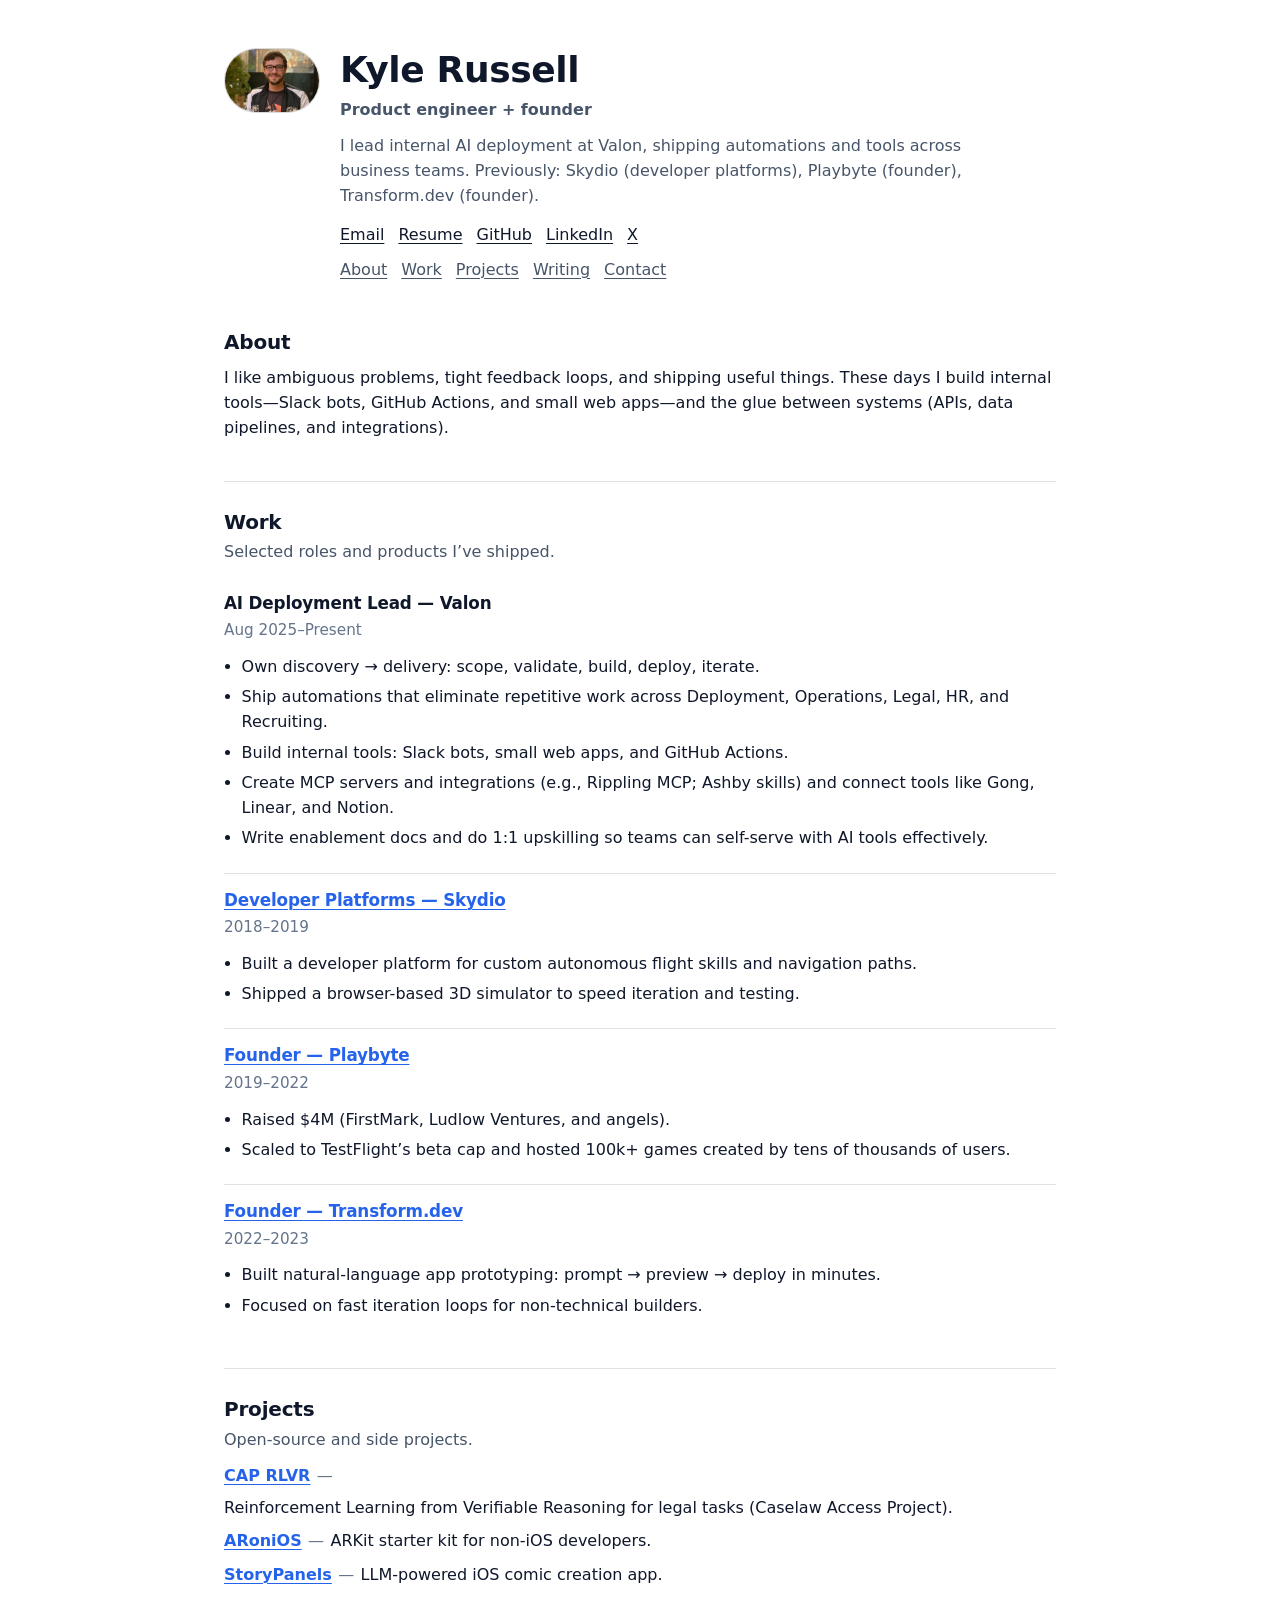
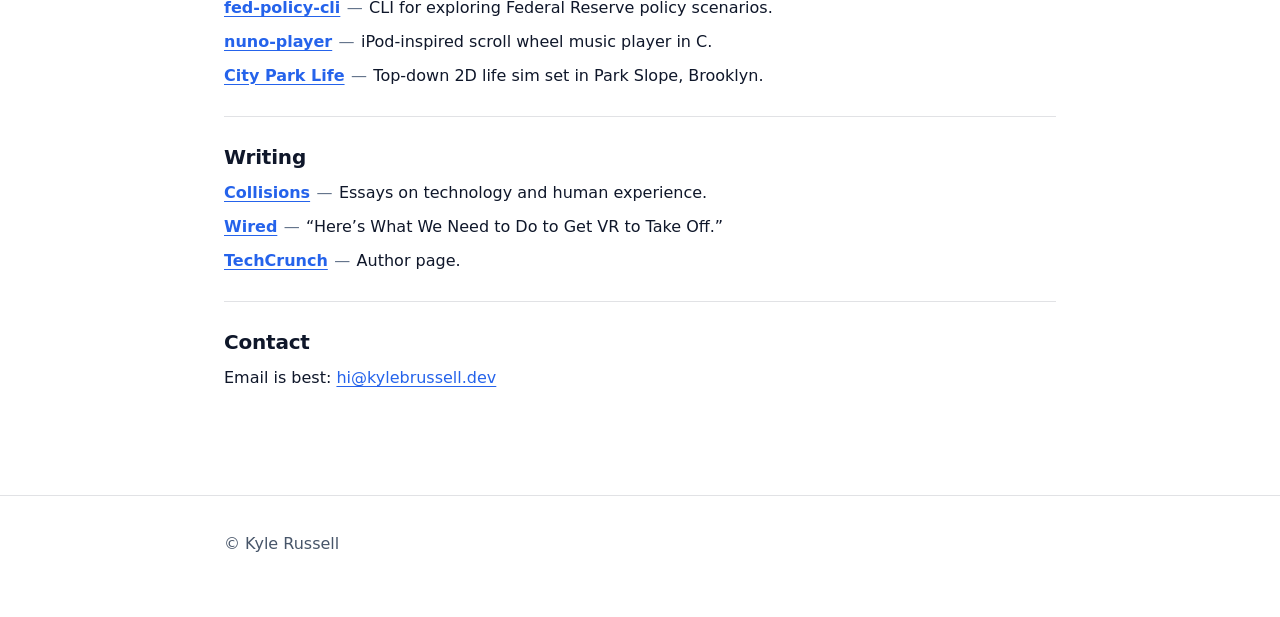
<file: index.html>
<!DOCTYPE html>
<html lang="en">
<head>
    <meta charset="UTF-8">
    <meta name="viewport" content="width=device-width, initial-scale=1.0">
    <title>Kyle Russell — Product engineer + founder</title>
    <meta name="description" content="Kyle Russell is a product engineer and founder leading internal AI deployment at Valon.">
    <link rel="canonical" href="https://kylebrussell.dev/">

    <meta property="og:title" content="Kyle Russell — Product engineer + founder">
    <meta property="og:description" content="I lead internal AI deployment at Valon, shipping automations and tools across business teams.">
    <meta property="og:type" content="website">
    <meta property="og:url" content="https://kylebrussell.dev/">
    <meta property="og:image" content="https://kylebrussell.dev/kyle-2019.jpeg">

    <meta name="twitter:card" content="summary_large_image">
    <meta name="twitter:title" content="Kyle Russell — Product engineer + founder">
    <meta name="twitter:description" content="I lead internal AI deployment at Valon, shipping automations and tools across business teams.">
    <meta name="twitter:image" content="https://kylebrussell.dev/kyle-2019.jpeg">

    <link rel="stylesheet" href="styles.css">
</head>
<body>
    <a class="skip-link" href="#content">Skip to content</a>

    <header class="header">
        <div class="container">
            <div class="hero">
                <img
                    class="avatar"
                    src="kyle-2019.jpeg"
                    alt="Kyle Russell"
                    width="96"
                    height="96"
                    loading="eager"
                >
                <div class="hero-text">
                    <h1>Kyle Russell</h1>
                    <p class="subtitle">Product engineer + founder</p>
                    <p class="lead">
                        I lead internal AI deployment at Valon, shipping automations and tools across business teams.
                        Previously: Skydio (developer platforms), Playbyte (founder), Transform.dev (founder).
                    </p>
                    <nav class="links" aria-label="Primary">
                        <a href="mailto:hi@kylebrussell.dev">Email</a>
                        <a href="resume.html">Resume</a>
                        <a href="https://github.com/kylebrussell" target="_blank" rel="noopener noreferrer">GitHub</a>
                        <a href="https://www.linkedin.com/in/kyle-russell-32a49668/" target="_blank" rel="noopener noreferrer">LinkedIn</a>
                        <a href="https://x.com/kylebrussell" target="_blank" rel="noopener noreferrer">X</a>
                    </nav>
                    <nav class="toc" aria-label="Sections">
                        <a href="#about">About</a>
                        <a href="#work">Work</a>
                        <a href="#projects">Projects</a>
                        <a href="#writing">Writing</a>
                        <a href="#contact">Contact</a>
                    </nav>
                </div>
            </div>
        </div>
    </header>

    <main id="content" class="main">
        <div class="container">
            <section id="about" class="section">
                <h2>About</h2>
                <p>
                    I like ambiguous problems, tight feedback loops, and shipping useful things. These days I build internal tools—Slack bots,
                    GitHub Actions, and small web apps—and the glue between systems (APIs, data pipelines, and integrations).
                </p>
            </section>

            <section id="work" class="section">
                <h2>Work</h2>
                <p class="section-intro">Selected roles and products I’ve shipped.</p>

                <article class="item">
                    <h3>AI Deployment Lead — Valon</h3>
                    <p class="meta">Aug 2025–Present</p>
                    <ul class="list">
                        <li>Own discovery → delivery: scope, validate, build, deploy, iterate.</li>
                        <li>Ship automations that eliminate repetitive work across Deployment, Operations, Legal, HR, and Recruiting.</li>
                        <li>Build internal tools: Slack bots, small web apps, and GitHub Actions.</li>
                        <li>Create MCP servers and integrations (e.g., Rippling MCP; Ashby skills) and connect tools like Gong, Linear, and Notion.</li>
                        <li>Write enablement docs and do 1:1 upskilling so teams can self-serve with AI tools effectively.</li>
                    </ul>
                </article>

                <article class="item">
                    <h3>
                        <a href="https://techcrunch.com/2018/09/06/skydio-announces-autonomous-drone-developer-platform-new-1999-price-point/" target="_blank" rel="noopener noreferrer">
                            Developer Platforms — Skydio
                        </a>
                    </h3>
                    <p class="meta">2018–2019</p>
                    <ul class="list">
                        <li>Built a developer platform for custom autonomous flight skills and navigation paths.</li>
                        <li>Shipped a browser-based 3D simulator to speed iteration and testing.</li>
                    </ul>
                </article>

                <article class="item">
                    <h3>
                        <a href="https://techcrunch.com/2021/09/03/playbytes-new-app-aims-to-become-the-tiktok-for-games/" target="_blank" rel="noopener noreferrer">
                            Founder — Playbyte
                        </a>
                    </h3>
                    <p class="meta">2019–2022</p>
                    <ul class="list">
                        <li>Raised $4M (FirstMark, Ludlow Ventures, and angels).</li>
                        <li>Scaled to TestFlight’s beta cap and hosted 100k+ games created by tens of thousands of users.</li>
                    </ul>
                </article>

                <article class="item">
                    <h3>
                        <a href="https://x.com/kylebrussell/status/1677411174713905156" target="_blank" rel="noopener noreferrer">
                            Founder — Transform.dev
                        </a>
                    </h3>
                    <p class="meta">2022–2023</p>
                    <ul class="list">
                        <li>Built natural-language app prototyping: prompt → preview → deploy in minutes.</li>
                        <li>Focused on fast iteration loops for non-technical builders.</li>
                    </ul>
                </article>
            </section>

            <section id="projects" class="section">
                <h2>Projects</h2>
                <p class="section-intro">Open-source and side projects.</p>
                <ul class="rows">
                    <li class="row">
                        <a href="https://github.com/kylebrussell/cap-rlvr" target="_blank" rel="noopener noreferrer">CAP RLVR</a>
                        <span class="sep">—</span>
                        <span>Reinforcement Learning from Verifiable Reasoning for legal tasks (Caselaw Access Project).</span>
                    </li>
                    <li class="row">
                        <a href="https://github.com/kylebrussell/ARoniOS" target="_blank" rel="noopener noreferrer">ARoniOS</a>
                        <span class="sep">—</span>
                        <span>ARKit starter kit for non-iOS developers.</span>
                    </li>
                    <li class="row">
                        <a href="https://github.com/kylebrussell/StoryPanels" target="_blank" rel="noopener noreferrer">StoryPanels</a>
                        <span class="sep">—</span>
                        <span>LLM-powered iOS comic creation app.</span>
                    </li>
                    <li class="row">
                        <a href="https://github.com/kylebrussell/fed-policy-cli" target="_blank" rel="noopener noreferrer">fed-policy-cli</a>
                        <span class="sep">—</span>
                        <span>CLI for exploring Federal Reserve policy scenarios.</span>
                    </li>
                    <li class="row">
                        <a href="https://github.com/kylebrussell/nuno-player" target="_blank" rel="noopener noreferrer">nuno-player</a>
                        <span class="sep">—</span>
                        <span>iPod-inspired scroll wheel music player in C.</span>
                    </li>
                    <li class="row">
                        <a href="https://kylebrussell.itch.io/" target="_blank" rel="noopener noreferrer">City Park Life</a>
                        <span class="sep">—</span>
                        <span>Top-down 2D life sim set in Park Slope, Brooklyn.</span>
                    </li>
                </ul>
            </section>

            <section id="writing" class="section">
                <h2>Writing</h2>
                <ul class="rows">
                    <li class="row">
                        <a href="https://collisions.substack.com/" target="_blank" rel="noopener noreferrer">Collisions</a>
                        <span class="sep">—</span>
                        <span>Essays on technology and human experience.</span>
                    </li>
                    <li class="row">
                        <a href="https://www.wired.com/2015/08/vr-creative-process/" target="_blank" rel="noopener noreferrer">Wired</a>
                        <span class="sep">—</span>
                        <span>“Here’s What We Need to Do to Get VR to Take Off.”</span>
                    </li>
                    <li class="row">
                        <a href="https://techcrunch.com/author/kyle-russell/" target="_blank" rel="noopener noreferrer">TechCrunch</a>
                        <span class="sep">—</span>
                        <span>Author page.</span>
                    </li>
                </ul>
            </section>

            <section id="contact" class="section">
                <h2>Contact</h2>
                <p>Email is best: <a href="mailto:hi@kylebrussell.dev">hi@kylebrussell.dev</a></p>
            </section>
        </div>
    </main>

    <footer class="footer">
        <div class="container">
            <p>© Kyle Russell</p>
        </div>
    </footer>
</body>
</html>
</file>
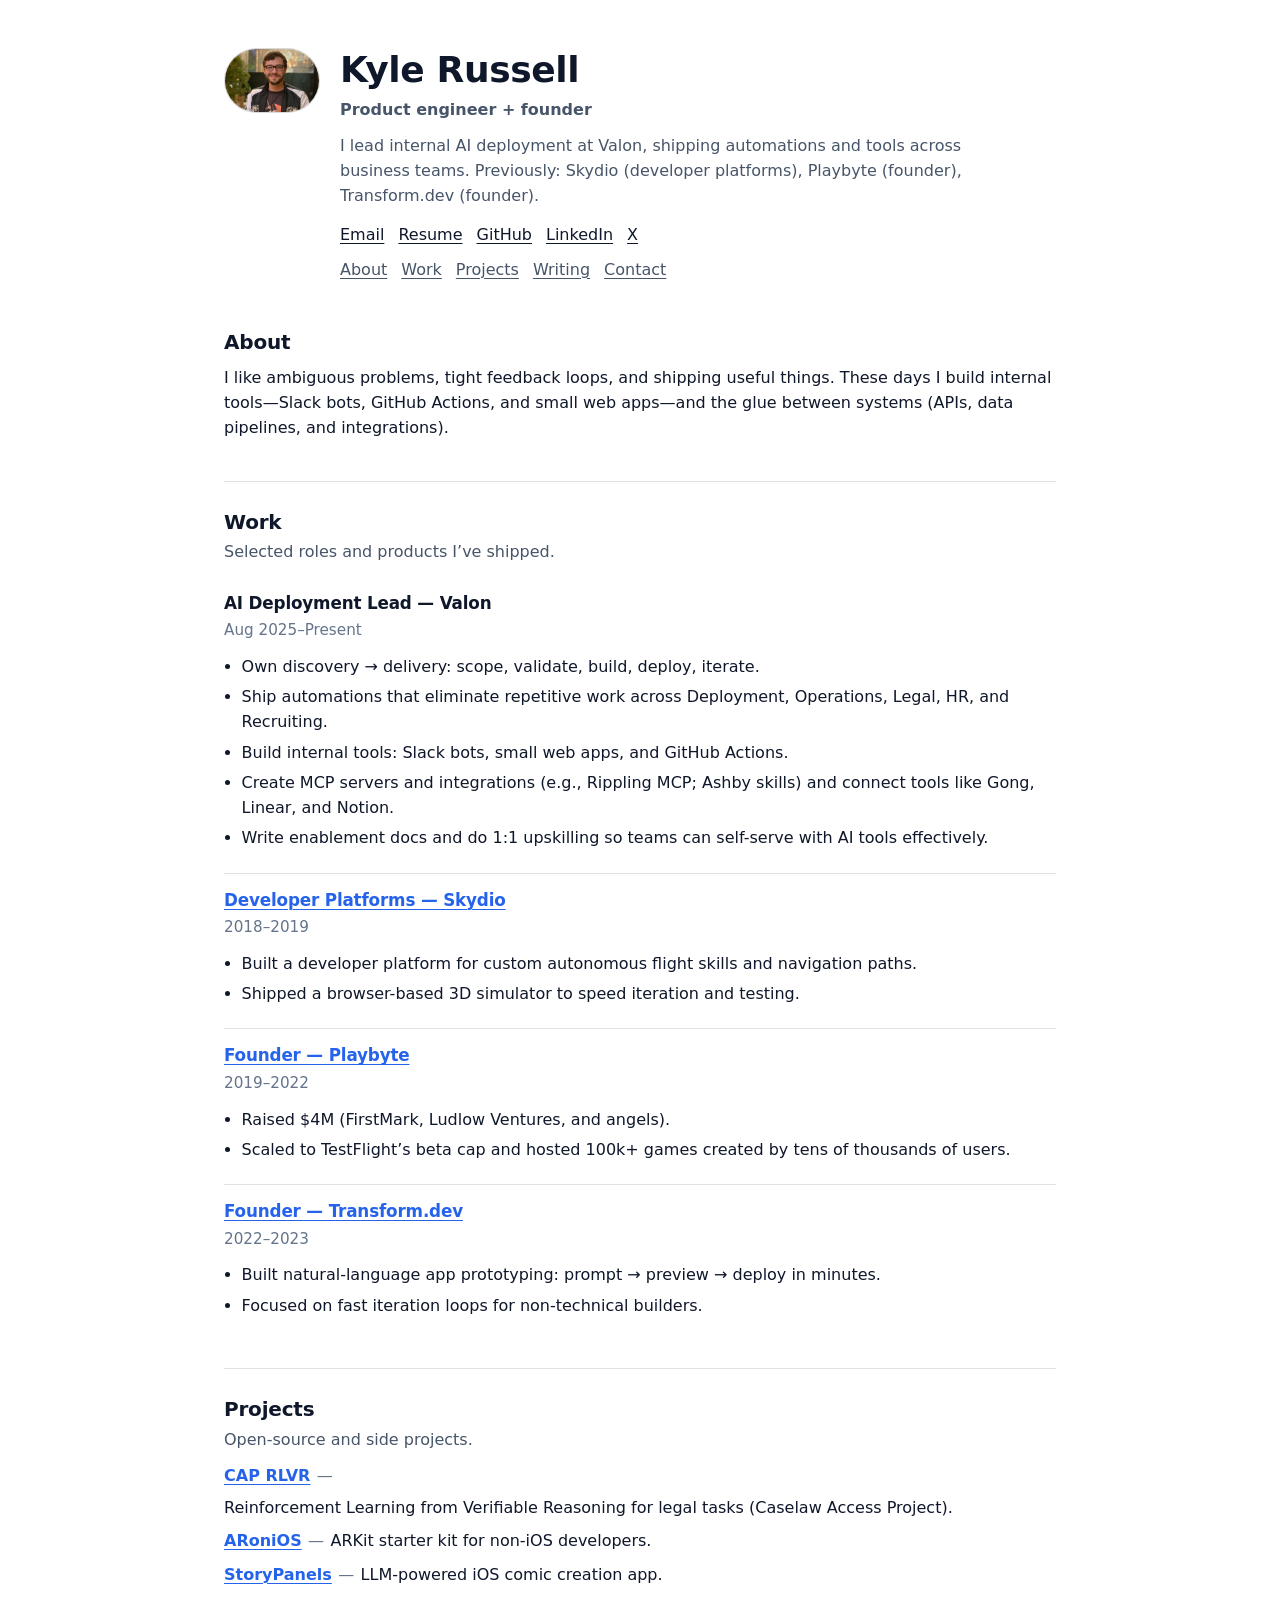
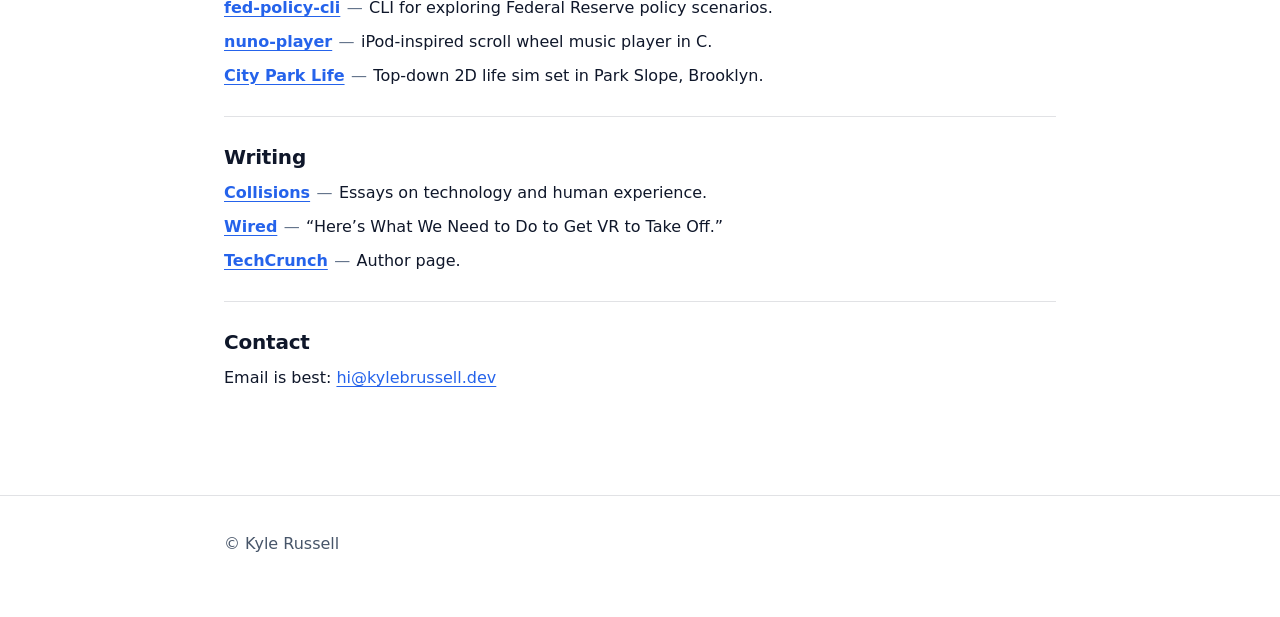
<file: about.html>
<!DOCTYPE html>
<html lang="en">
<head>
    <meta charset="UTF-8">
    <meta name="viewport" content="width=device-width, initial-scale=1.0">
    <title>About — Kyle Russell</title>
    <meta name="robots" content="noindex">
    <link rel="canonical" href="https://kylebrussell.dev/#about">
    <meta http-equiv="refresh" content="0; url=index.html#about">
</head>
<body>
    <p>Redirecting… <a href="index.html#about">Go to About</a></p>
</body>
</html>
</file>
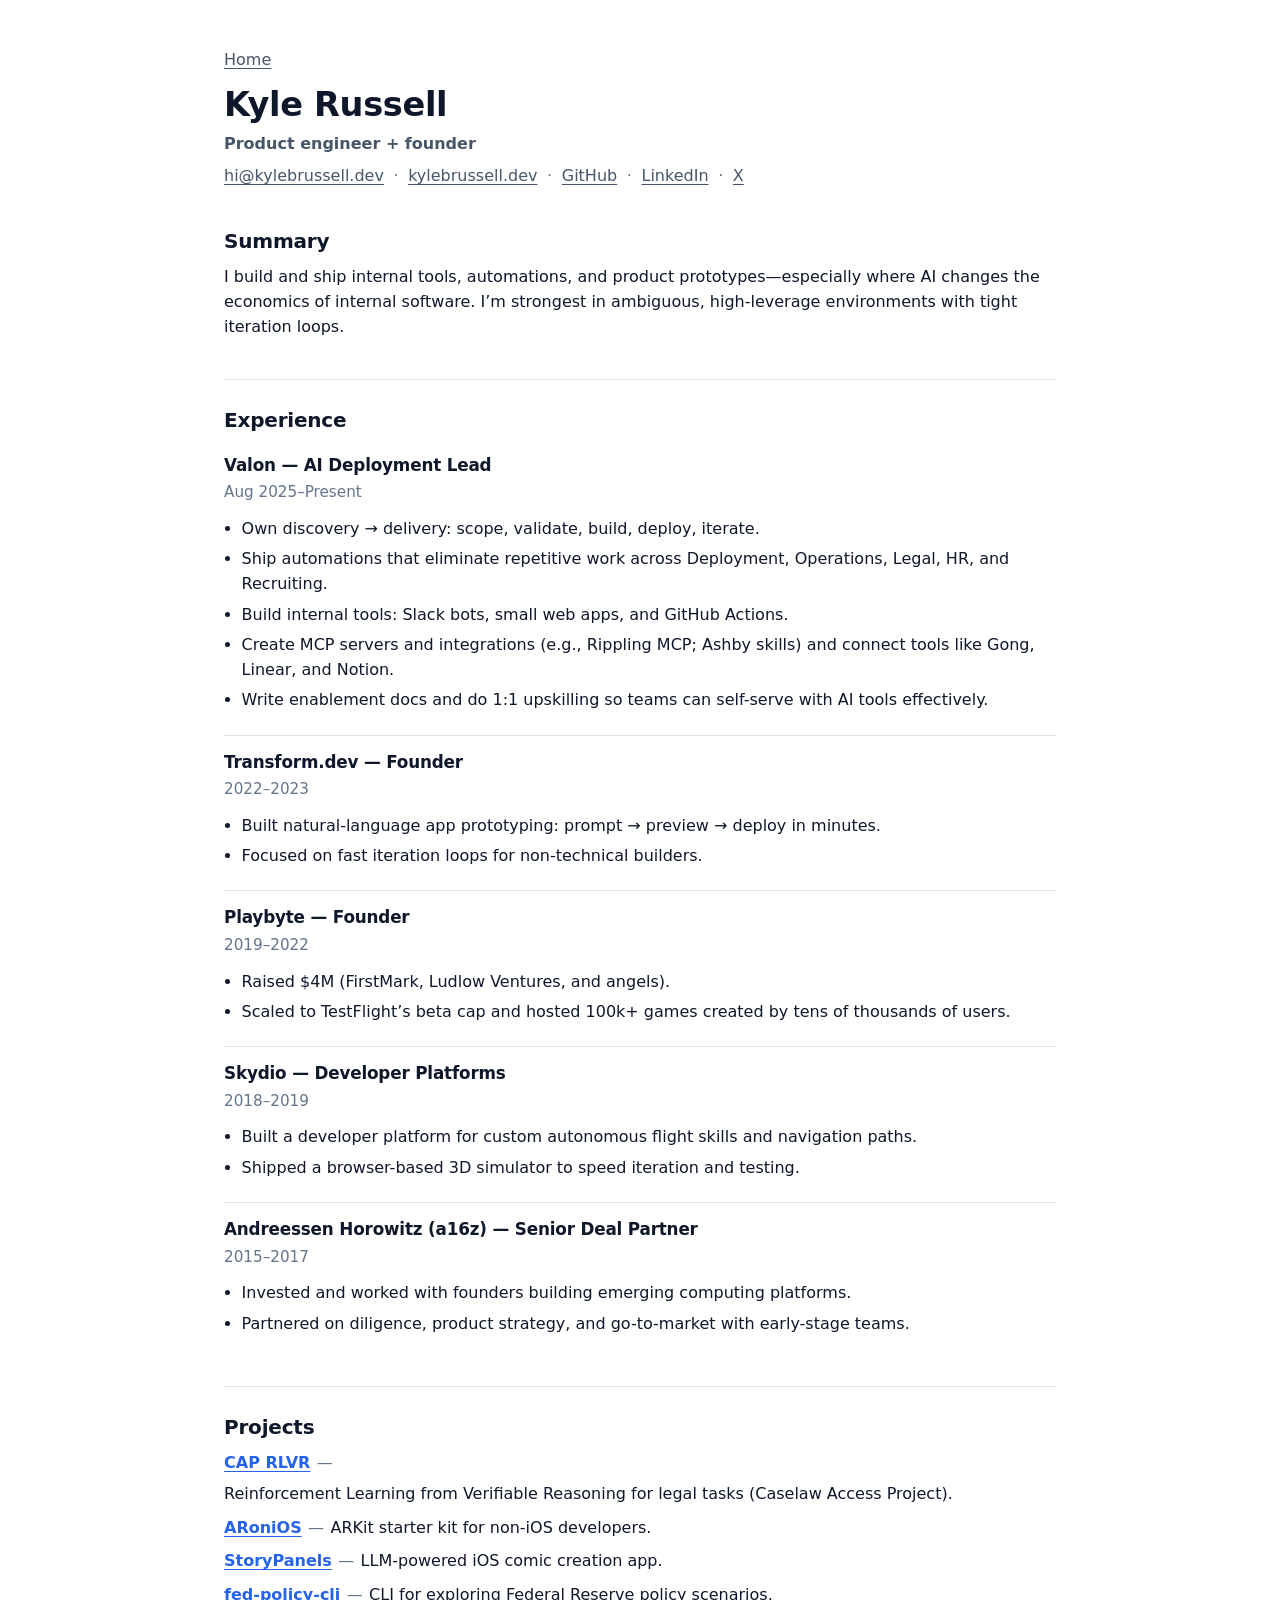
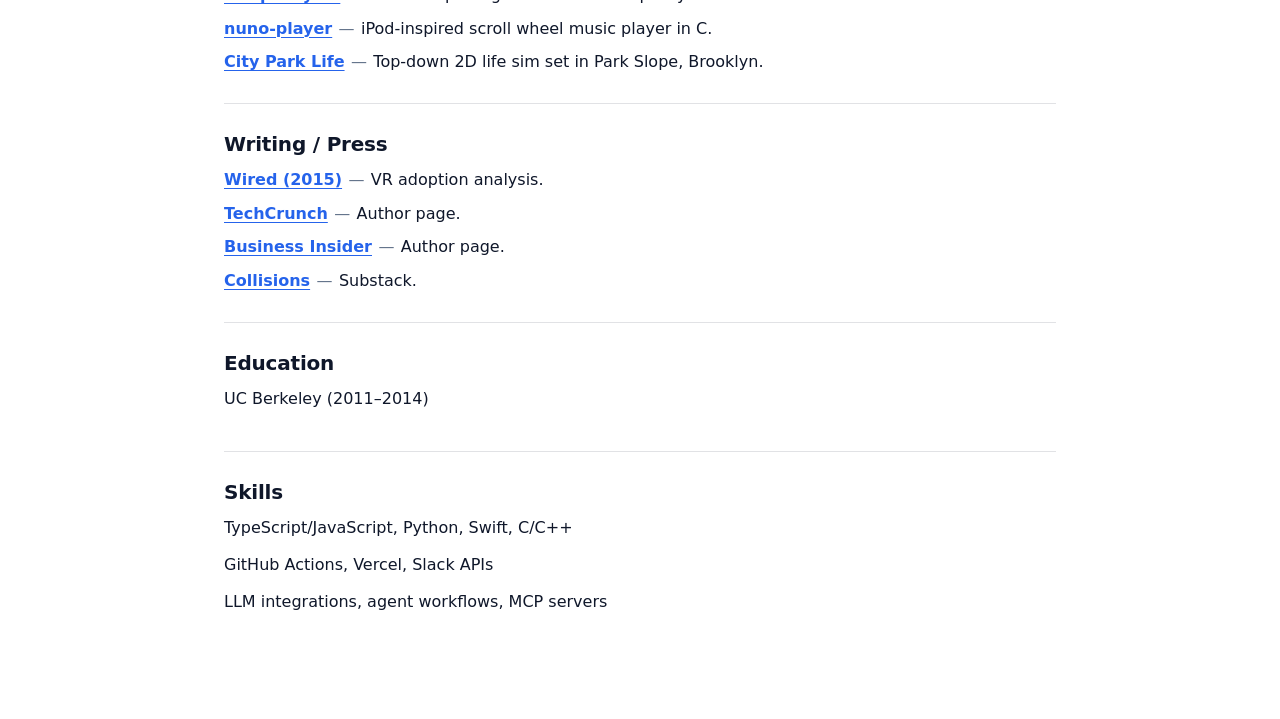
<file: resume.html>
<!DOCTYPE html>
<html lang="en">
<head>
    <meta charset="UTF-8">
    <meta name="viewport" content="width=device-width, initial-scale=1.0">
    <title>Kyle Russell — Resume</title>
    <meta name="description" content="Resume for Kyle Russell, product engineer + founder.">
    <link rel="canonical" href="https://kylebrussell.dev/resume.html">

    <meta property="og:title" content="Kyle Russell — Resume">
    <meta property="og:description" content="I build and ship internal tools, automations, and product prototypes.">
    <meta property="og:type" content="website">
    <meta property="og:url" content="https://kylebrussell.dev/resume.html">
    <meta property="og:image" content="https://kylebrussell.dev/kyle-2019.jpeg">

    <meta name="twitter:card" content="summary_large_image">
    <meta name="twitter:title" content="Kyle Russell — Resume">
    <meta name="twitter:description" content="I build and ship internal tools, automations, and product prototypes.">
    <meta name="twitter:image" content="https://kylebrussell.dev/kyle-2019.jpeg">

    <link rel="stylesheet" href="styles.css">
</head>
<body class="resume-page">
    <a class="skip-link" href="#content">Skip to content</a>

    <header class="header">
        <div class="container">
            <nav class="top-nav" aria-label="Primary">
                <a href="index.html">Home</a>
            </nav>

            <div class="resume-header">
                <div>
                    <h1 class="resume-title">Kyle Russell</h1>
                    <p class="subtitle">Product engineer + founder</p>
                </div>
                <p class="resume-contact">
                    <a href="mailto:hi@kylebrussell.dev">hi@kylebrussell.dev</a>
                    <span class="sep">·</span>
                    <a href="https://kylebrussell.dev/" target="_blank" rel="noopener noreferrer">kylebrussell.dev</a>
                    <span class="sep">·</span>
                    <a href="https://github.com/kylebrussell" target="_blank" rel="noopener noreferrer">GitHub</a>
                    <span class="sep">·</span>
                    <a href="https://www.linkedin.com/in/kyle-russell-32a49668/" target="_blank" rel="noopener noreferrer">LinkedIn</a>
                    <span class="sep">·</span>
                    <a href="https://x.com/kylebrussell" target="_blank" rel="noopener noreferrer">X</a>
                </p>
            </div>
        </div>
    </header>

    <main id="content" class="main">
        <div class="container">
            <section class="section">
                <h2>Summary</h2>
                <p>
                    I build and ship internal tools, automations, and product prototypes—especially where AI changes the economics of internal software.
                    I’m strongest in ambiguous, high-leverage environments with tight iteration loops.
                </p>
            </section>

            <section class="section">
                <h2>Experience</h2>

                <article class="item">
                    <h3>Valon — AI Deployment Lead</h3>
                    <p class="meta">Aug 2025–Present</p>
                    <ul class="list">
                        <li>Own discovery → delivery: scope, validate, build, deploy, iterate.</li>
                        <li>Ship automations that eliminate repetitive work across Deployment, Operations, Legal, HR, and Recruiting.</li>
                        <li>Build internal tools: Slack bots, small web apps, and GitHub Actions.</li>
                        <li>Create MCP servers and integrations (e.g., Rippling MCP; Ashby skills) and connect tools like Gong, Linear, and Notion.</li>
                        <li>Write enablement docs and do 1:1 upskilling so teams can self-serve with AI tools effectively.</li>
                    </ul>
                </article>

                <article class="item">
                    <h3>Transform.dev — Founder</h3>
                    <p class="meta">2022–2023</p>
                    <ul class="list">
                        <li>Built natural-language app prototyping: prompt → preview → deploy in minutes.</li>
                        <li>Focused on fast iteration loops for non-technical builders.</li>
                    </ul>
                </article>

                <article class="item">
                    <h3>Playbyte — Founder</h3>
                    <p class="meta">2019–2022</p>
                    <ul class="list">
                        <li>Raised $4M (FirstMark, Ludlow Ventures, and angels).</li>
                        <li>Scaled to TestFlight’s beta cap and hosted 100k+ games created by tens of thousands of users.</li>
                    </ul>
                </article>

                <article class="item">
                    <h3>Skydio — Developer Platforms</h3>
                    <p class="meta">2018–2019</p>
                    <ul class="list">
                        <li>Built a developer platform for custom autonomous flight skills and navigation paths.</li>
                        <li>Shipped a browser-based 3D simulator to speed iteration and testing.</li>
                    </ul>
                </article>

                <article class="item">
                    <h3>Andreessen Horowitz (a16z) — Senior Deal Partner</h3>
                    <p class="meta">2015–2017</p>
                    <ul class="list">
                        <li>Invested and worked with founders building emerging computing platforms.</li>
                        <li>Partnered on diligence, product strategy, and go-to-market with early-stage teams.</li>
                    </ul>
                </article>
            </section>

            <section class="section">
                <h2>Projects</h2>
                <ul class="rows">
                    <li class="row">
                        <a href="https://github.com/kylebrussell/cap-rlvr" target="_blank" rel="noopener noreferrer">CAP RLVR</a>
                        <span class="sep">—</span>
                        <span>Reinforcement Learning from Verifiable Reasoning for legal tasks (Caselaw Access Project).</span>
                    </li>
                    <li class="row">
                        <a href="https://github.com/kylebrussell/ARoniOS" target="_blank" rel="noopener noreferrer">ARoniOS</a>
                        <span class="sep">—</span>
                        <span>ARKit starter kit for non-iOS developers.</span>
                    </li>
                    <li class="row">
                        <a href="https://github.com/kylebrussell/StoryPanels" target="_blank" rel="noopener noreferrer">StoryPanels</a>
                        <span class="sep">—</span>
                        <span>LLM-powered iOS comic creation app.</span>
                    </li>
                    <li class="row">
                        <a href="https://github.com/kylebrussell/fed-policy-cli" target="_blank" rel="noopener noreferrer">fed-policy-cli</a>
                        <span class="sep">—</span>
                        <span>CLI for exploring Federal Reserve policy scenarios.</span>
                    </li>
                    <li class="row">
                        <a href="https://github.com/kylebrussell/nuno-player" target="_blank" rel="noopener noreferrer">nuno-player</a>
                        <span class="sep">—</span>
                        <span>iPod-inspired scroll wheel music player in C.</span>
                    </li>
                    <li class="row">
                        <a href="https://kylebrussell.itch.io/" target="_blank" rel="noopener noreferrer">City Park Life</a>
                        <span class="sep">—</span>
                        <span>Top-down 2D life sim set in Park Slope, Brooklyn.</span>
                    </li>
                </ul>
            </section>

            <section class="section">
                <h2>Writing / Press</h2>
                <ul class="rows">
                    <li class="row">
                        <a href="https://www.wired.com/2015/08/vr-creative-process/" target="_blank" rel="noopener noreferrer">Wired (2015)</a>
                        <span class="sep">—</span>
                        <span>VR adoption analysis.</span>
                    </li>
                    <li class="row">
                        <a href="https://techcrunch.com/author/kyle-russell/" target="_blank" rel="noopener noreferrer">TechCrunch</a>
                        <span class="sep">—</span>
                        <span>Author page.</span>
                    </li>
                    <li class="row">
                        <a href="https://www.businessinsider.com/author/kyle-russell" target="_blank" rel="noopener noreferrer">Business Insider</a>
                        <span class="sep">—</span>
                        <span>Author page.</span>
                    </li>
                    <li class="row">
                        <a href="https://collisions.substack.com/" target="_blank" rel="noopener noreferrer">Collisions</a>
                        <span class="sep">—</span>
                        <span>Substack.</span>
                    </li>
                </ul>
            </section>

            <section class="section">
                <h2>Education</h2>
                <p>UC Berkeley (2011–2014)</p>
            </section>

            <section class="section">
                <h2>Skills</h2>
                <p>TypeScript/JavaScript, Python, Swift, C/C++</p>
                <p>GitHub Actions, Vercel, Slack APIs</p>
                <p>LLM integrations, agent workflows, MCP servers</p>
            </section>
        </div>
    </main>
</body>
</html>
</file>
<file: styles.css>
:root {
    color-scheme: light dark;

    --font-sans: ui-sans-serif, system-ui, -apple-system, BlinkMacSystemFont, "Segoe UI", Roboto, Helvetica, Arial,
        "Apple Color Emoji", "Segoe UI Emoji";
    --max-w: 880px;

    --bg: #ffffff;
    --fg: #0f172a;
    --muted: #475569;
    --subtle: #64748b;
    --border: rgba(15, 23, 42, 0.12);
    --surface: rgba(15, 23, 42, 0.04);

    --link: #2563eb;
    --link-hover: #1d4ed8;
    --focus: rgba(37, 99, 235, 0.35);
}

@media (prefers-color-scheme: dark) {
    :root {
        --bg: #0b1020;
        --fg: #e5e7eb;
        --muted: #a3adc2;
        --subtle: #8b95aa;
        --border: rgba(226, 232, 240, 0.16);
        --surface: rgba(226, 232, 240, 0.06);

        --link: #93c5fd;
        --link-hover: #bfdbfe;
        --focus: rgba(147, 197, 253, 0.35);
    }
}

*,
*::before,
*::after {
    box-sizing: border-box;
}

html {
    scroll-behavior: smooth;
}

body {
    margin: 0;
    font-family: var(--font-sans);
    font-size: 16px;
    line-height: 1.55;
    color: var(--fg);
    background: var(--bg);
    -webkit-font-smoothing: antialiased;
    text-rendering: optimizeLegibility;
}

img {
    display: block;
    max-width: 100%;
    height: auto;
}

.container {
    max-width: var(--max-w);
    margin: 0 auto;
    padding: 0 24px;
}

.skip-link {
    position: absolute;
    left: -9999px;
    top: 16px;
    padding: 0.6rem 0.8rem;
    border: 1px solid var(--border);
    border-radius: 12px;
    background: var(--bg);
    color: var(--fg);
    text-decoration: none;
}

.skip-link:focus {
    left: 16px;
    z-index: 1000;
}

:focus-visible {
    outline: 2px solid var(--focus);
    outline-offset: 2px;
    border-radius: 6px;
}

a {
    color: var(--link);
    text-decoration: underline;
    text-underline-offset: 0.18em;
    text-decoration-thickness: 1px;
}

a:hover {
    color: var(--link-hover);
}

a:visited {
    color: var(--link);
}

h1,
h2,
h3 {
    margin: 0 0 0.4rem;
    line-height: 1.2;
    letter-spacing: -0.01em;
}

h1 {
    font-size: 2.25rem;
}

h2 {
    font-size: 1.25rem;
}

h3 {
    font-size: 1.05rem;
}

p {
    margin: 0.75rem 0;
}

.header {
    padding: 48px 0 20px;
}

.main {
    padding: 0 0 64px;
}

.footer {
    border-top: 1px solid var(--border);
    padding: 24px 0 48px;
    color: var(--muted);
}

.hero {
    display: flex;
    gap: 20px;
    align-items: flex-start;
}

.avatar {
    flex: 0 0 auto;
    border-radius: 999px;
    border: 1px solid var(--border);
    background: var(--surface);
}

.subtitle {
    margin: 0.25rem 0 0;
    color: var(--muted);
    font-weight: 550;
}

.lead {
    max-width: 68ch;
    color: var(--muted);
}

.links,
.toc {
    display: flex;
    flex-wrap: wrap;
    gap: 10px 14px;
    margin-top: 14px;
}

.links a {
    color: var(--fg);
}

.links a:hover {
    color: var(--link-hover);
}

.toc {
    margin-top: 10px;
}

.toc a {
    color: var(--muted);
}

.toc a:hover {
    color: var(--link-hover);
}

.section {
    padding: 28px 0;
}

.section + .section {
    border-top: 1px solid var(--border);
}

.section-intro {
    margin-top: 0;
    color: var(--muted);
}

.item {
    padding: 16px 0;
    break-inside: avoid;
}

.item + .item {
    border-top: 1px solid var(--border);
}

.meta {
    margin: 0.2rem 0 0;
    color: var(--subtle);
    font-size: 0.95rem;
}

.list {
    margin: 0.75rem 0 0;
    padding-left: 1.1rem;
}

.list li {
    margin: 0.35rem 0;
}

.rows {
    list-style: none;
    padding: 0;
    margin: 0.75rem 0 0;
    display: flex;
    flex-direction: column;
    gap: 0.55rem;
}

.row {
    display: flex;
    flex-wrap: wrap;
    gap: 0.4rem;
    align-items: baseline;
}

.row a {
    font-weight: 600;
}

.sep {
    color: var(--subtle);
}

.top-nav {
    margin-bottom: 12px;
}

.top-nav a {
    color: var(--muted);
}

.resume-page .header {
    padding-bottom: 12px;
}

.resume-header {
    display: flex;
    flex-direction: column;
    gap: 8px;
}

.resume-title {
    font-size: 2.1rem;
}

.resume-contact {
    margin: 0;
    color: var(--muted);
    display: flex;
    flex-wrap: wrap;
    gap: 0.35rem 0.6rem;
}

.resume-contact a {
    color: var(--muted);
}

.resume-contact a:hover {
    color: var(--link-hover);
}

@media (max-width: 640px) {
    .container {
        padding: 0 16px;
    }

    .header {
        padding: 32px 0 16px;
    }

    h1 {
        font-size: 2rem;
    }

    .hero {
        gap: 16px;
    }

    .avatar {
        width: 72px;
        height: 72px;
    }
}

@media (prefers-reduced-motion: reduce) {
    html {
        scroll-behavior: auto;
    }

    *,
    *::before,
    *::after {
        transition: none !important;
        animation: none !important;
    }
}

@media print {
    :root {
        --bg: #ffffff;
        --fg: #000000;
        --muted: #111111;
        --subtle: #333333;
        --border: #d4d4d8;
        --surface: #ffffff;
        --link: #000000;
        --link-hover: #000000;
        --focus: rgba(0, 0, 0, 0);
    }

    body {
        background: #ffffff;
        color: #000000;
        font-size: 11pt;
    }

    .skip-link,
    .top-nav,
    .toc,
    .links,
    .footer {
        display: none !important;
    }

    .container {
        max-width: none;
        padding: 0;
    }

    .header {
        padding: 0 0 12px;
        border-bottom: 1px solid var(--border);
    }

    .main {
        padding: 0;
    }

    .section {
        padding: 12px 0;
    }

    .section + .section {
        border-top: 1px solid var(--border);
    }

    a {
        color: #000000;
        text-decoration: none;
    }

    a[href^="http"]::after {
        content: " (" attr(href) ")";
        font-size: 0.9em;
        color: #444444;
    }

    img {
        display: none;
    }

    .item {
        break-inside: avoid;
        page-break-inside: avoid;
    }
}
</file>
